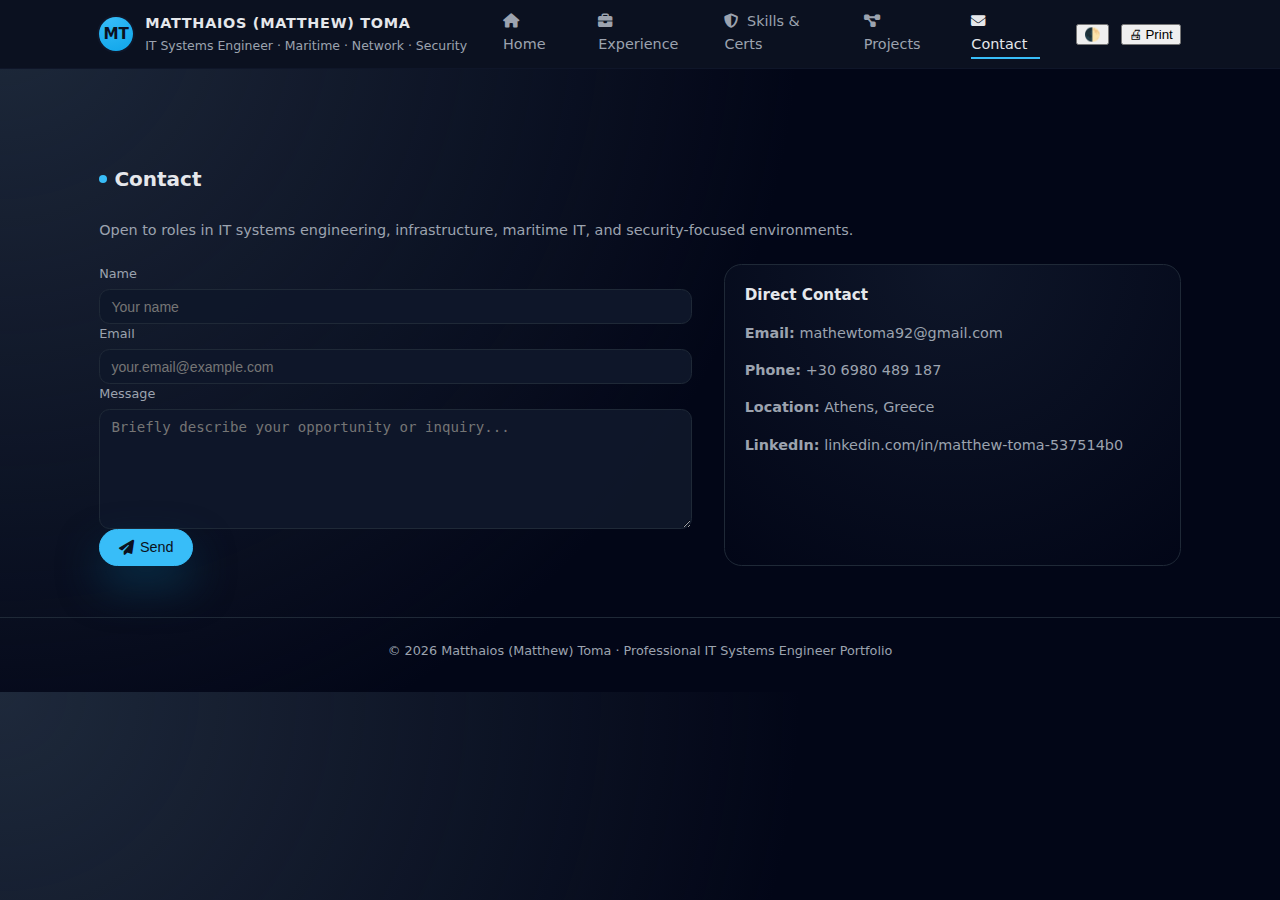
<file: contact.html>
<!DOCTYPE html>
<html lang="en">
<head>
<meta name="viewport" content="width=device-width, initial-scale=1.0">
<meta name="description" content="Professional portfolio website of Matthaios Toma. Experience, skills, certifications, and contact information.">
<meta name="keywords" content="Matthaios Toma, CV, Portfolio, IT, Networking, Security, Technician">
<meta name="author" content="Matthaios Toma">

  <meta charset="UTF-8" />
  <meta name="viewport" content="width=device-width, initial-scale=1.0" />
  <title>Matthaios (Matthew) Toma – IT Systems Engineer Portfolio</title>
  <link rel="stylesheet" href="style.css" />
  <link rel="stylesheet" href="https://cdnjs.cloudflare.com/ajax/libs/font-awesome/6.5.1/css/all.min.css">
  <link rel="stylesheet" href="print.css" media="print">
</head>
<body>
<header class="top-nav">
  <div class="nav-inner">
    <div class="nav-left">
      <div class="nav-logo-badge">MT</div>
      <div class="nav-identity">
        <div class="nav-name">Matthaios (Matthew) Toma</div>
        <div class="nav-role">IT Systems Engineer · Maritime · Network · Security</div>
      </div>
    </div>
    <nav class="nav-links">
      <a href="./index.html"><i class="fa-solid fa-house"></i> Home</a>
      <a href="./experience.html"><i class="fa-solid fa-briefcase"></i> Experience</a>
      <a href="./skills-certs.html"><i class="fa-solid fa-shield-halved"></i> Skills &amp; Certs</a>
      <a href="./projects.html"><i class="fa-solid fa-diagram-project"></i> Projects</a>
      <a href="./contact.html" class="active"><i class="fa-solid fa-envelope"></i> Contact</a>
    </nav>
    <div class="nav-actions">
      <button id="theme-toggle" class="no-print" aria-label="Toggle light and dark mode">🌓</button>
      <button class="print-btn no-print" onclick="window.print()" aria-label="Print this page">🖨 Print</button>
      <button class="hamburger no-print" aria-label="Toggle navigation menu">☰</button>
    </div>
  </div>
</header>
<main class="container">

<section  id="contact" class="fade-section fade-up">
  <h2 class="section-title"><span></span>Contact</h2>
  <p class="section-caption">Open to roles in IT systems engineering, infrastructure, maritime IT, and security-focused environments.</p>

  <div class="contact-layout">
    <div>
      <form name="contact" method="POST" data-netlify="true" netlify data-netlify-honeypot="bot-field">
  <input type="hidden" name="form-name" value="contact">
  <p class="hidden-field">
    <label>Don’t fill this out if you're human:
      <input name="bot-field">
    </label>
  </p>

  <div class="input-group">
    <label for="name">Name</label>
    <input id="name" name="name" type="text" required placeholder="Your name">
  </div>

  <div class="input-group">
    <label for="email">Email</label>
    <input id="email" name="email" type="email" required placeholder="your.email@example.com">
  </div>

  <div class="input-group">
    <label for="message">Message</label>
    <textarea id="message" name="message" required placeholder="Briefly describe your opportunity or inquiry..."></textarea>
  </div>

  <button type="submit" class="btn btn-primary">
    <i class="fa-solid fa-paper-plane"></i> Send
  </button>
</form>
    </div>

    <div class="card">
      <div class="card-title">Direct Contact</div>
      <div class="card-body">
        <p><strong>Email:</strong> <a href="mailto:mathewtoma92@gmail.com">mathewtoma92@gmail.com</a></p>
        <p><strong>Phone:</strong> +30 6980 489 187</p>
        <p><strong>Location:</strong> Athens, Greece</p>
        <p><strong>LinkedIn:</strong>
          <a href="https://www.linkedin.com/in/matthew-toma-537514b0" target="_blank">
            linkedin.com/in/matthew-toma-537514b0
          </a>
        </p>
      </div>
    </div>
  </div>
</section>

</main>
<footer>
  © <span id="year"></span> Matthaios (Matthew) Toma · Professional IT Systems Engineer Portfolio
</footer>
<script src="script.js"></script>

<script>
document.addEventListener("DOMContentLoaded", () => {
  const toggle = document.getElementById("theme-toggle");
  const body = document.body;

  if(toggle){
    toggle.addEventListener("click", () => {
      body.classList.toggle("light-theme");
      localStorage.setItem("theme",
        body.classList.contains("light-theme") ? "light" : "dark"
      );
    });
  }
  if(localStorage.getItem("theme") === "light"){
    body.classList.add("light-theme");
  }
});
</script>


<script>
document.addEventListener("DOMContentLoaded", () => {
  const burger = document.querySelector(".hamburger");
  const links = document.querySelector(".nav-links");

  if(burger){
    burger.addEventListener("click", () => {
      links.classList.toggle("show");
    });
  }
});
</script>

</body>
</html>
</file>
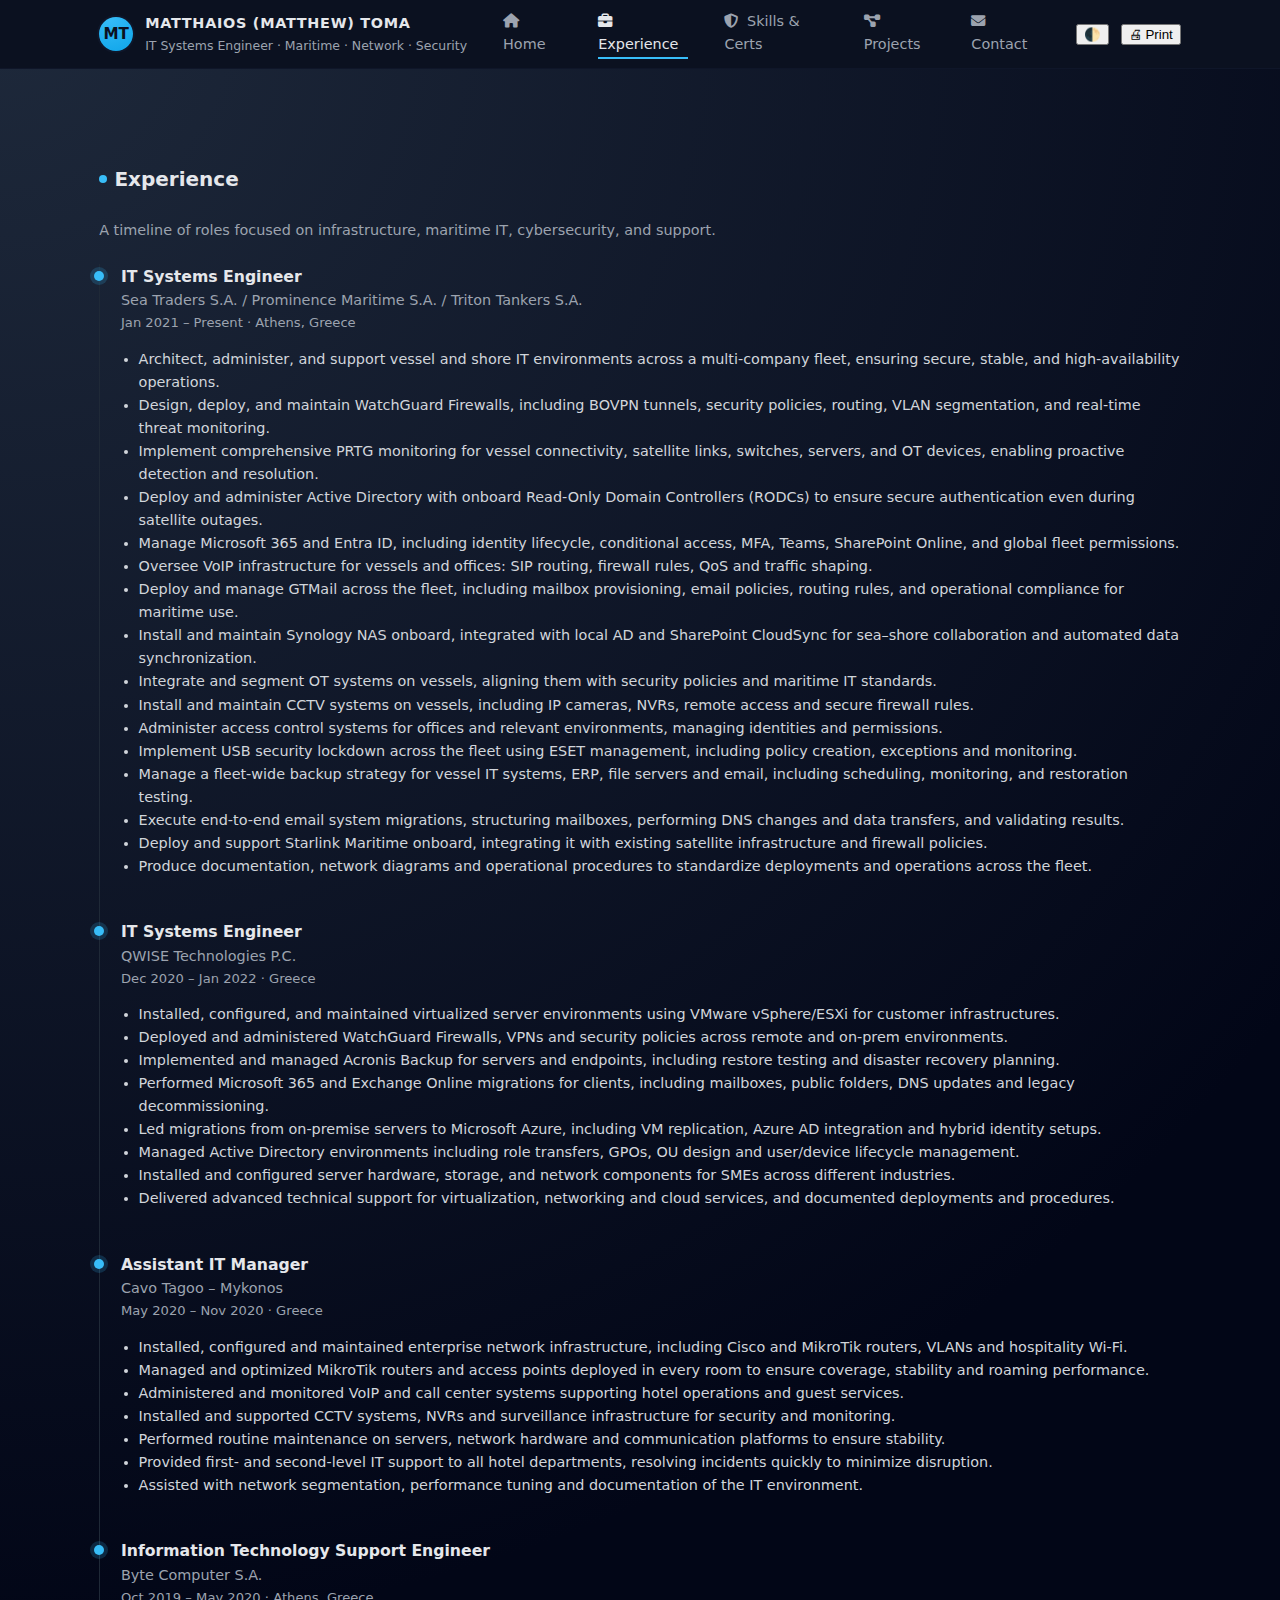
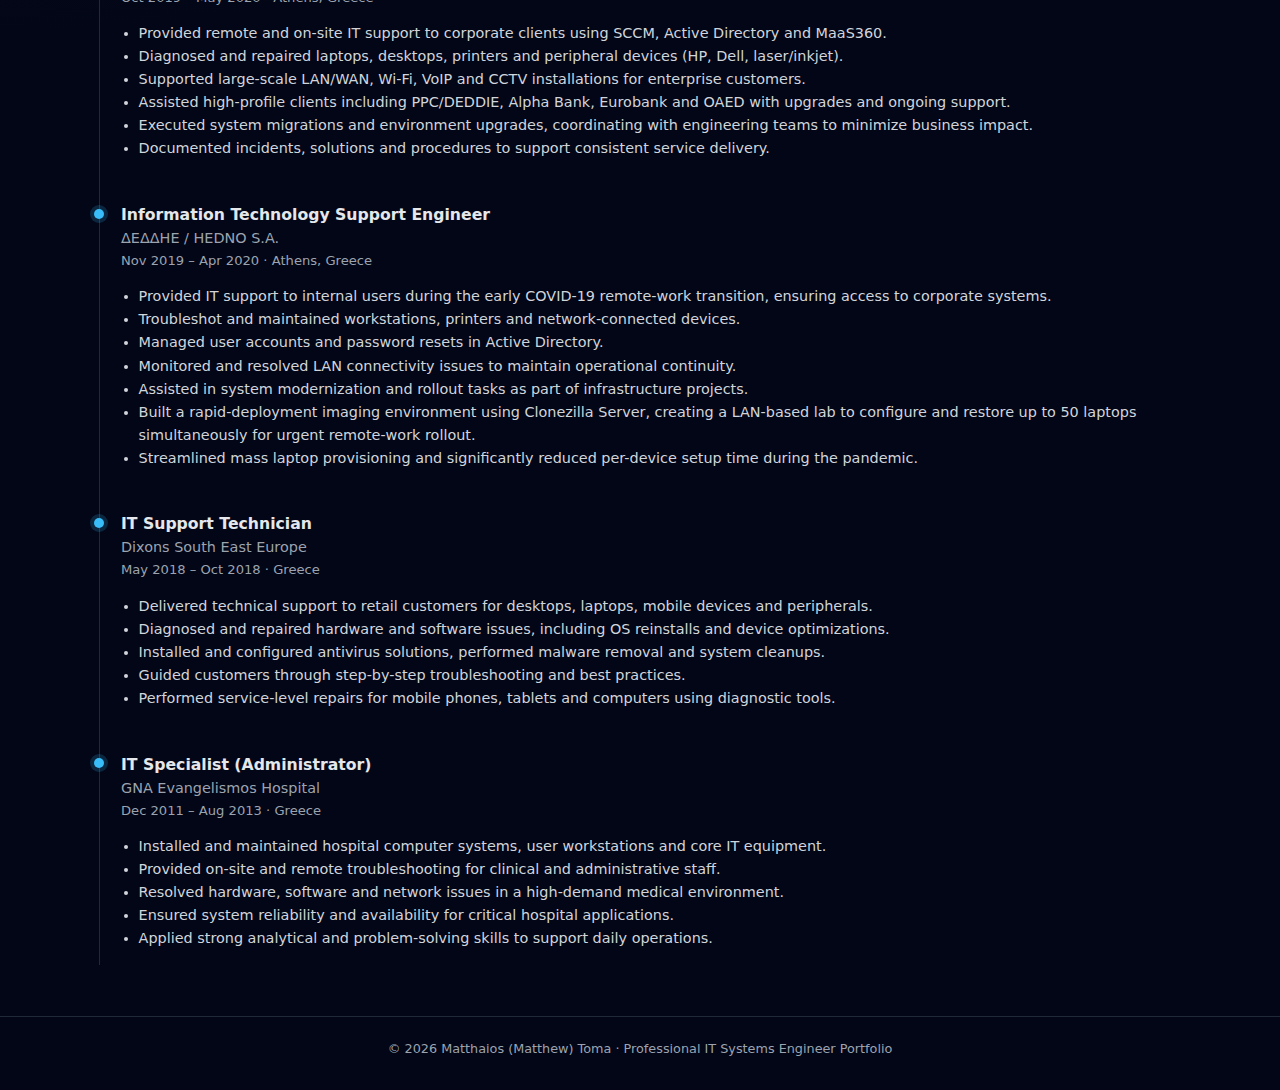
<file: experience.html>
<!DOCTYPE html>
<html lang="en">
<head>
<meta name="viewport" content="width=device-width, initial-scale=1.0">
<meta name="description" content="Professional portfolio website of Matthaios Toma. Experience, skills, certifications, and contact information.">
<meta name="keywords" content="Matthaios Toma, CV, Portfolio, IT, Networking, Security, Technician">
<meta name="author" content="Matthaios Toma">

  <meta charset="UTF-8" />
  <meta name="viewport" content="width=device-width, initial-scale=1.0" />
  <title>Matthaios (Matthew) Toma – IT Systems Engineer Portfolio</title>
  <link rel="stylesheet" href="style.css" />
  <link rel="stylesheet" href="https://cdnjs.cloudflare.com/ajax/libs/font-awesome/6.5.1/css/all.min.css">
  <link rel="stylesheet" href="print.css" media="print">
</head>
<body>
<header class="top-nav">
  <div class="nav-inner">
    <div class="nav-left">
      <div class="nav-logo-badge">MT</div>
      <div class="nav-identity">
        <div class="nav-name">Matthaios (Matthew) Toma</div>
        <div class="nav-role">IT Systems Engineer · Maritime · Network · Security</div>
      </div>
    </div>
    <nav class="nav-links">
      <a href="./index.html"><i class="fa-solid fa-house"></i> Home</a>
      <a href="./experience.html" class="active"><i class="fa-solid fa-briefcase"></i> Experience</a>
      <a href="./skills-certs.html"><i class="fa-solid fa-shield-halved"></i> Skills &amp; Certs</a>
      <a href="./projects.html"><i class="fa-solid fa-diagram-project"></i> Projects</a>
      <a href="./contact.html"><i class="fa-solid fa-envelope"></i> Contact</a>
    </nav>
    <div class="nav-actions">
      <button id="theme-toggle" class="no-print" aria-label="Toggle light and dark mode">🌓</button>
      <button class="print-btn no-print" onclick="window.print()" aria-label="Print this page">🖨 Print</button>
      <button class="hamburger no-print" aria-label="Toggle navigation menu">☰</button>
    </div>
  </div>
</header>
<main class="container">

<section  id="experience" class="fade-section fade-up">
  <h2 class="section-title"><span></span>Experience</h2>
  <p class="section-caption">A timeline of roles focused on infrastructure, maritime IT, cybersecurity, and support.</p>

  <div class="timeline">

    <div class="timeline-item">
      <div class="timeline-dot"></div>
      <div class="role">IT Systems Engineer</div>
      <div class="company">Sea Traders S.A. / Prominence Maritime S.A. / Triton Tankers S.A.</div>
      <div class="time-location">Jan 2021 – Present · Athens, Greece</div>
      <ul>
        <li>Architect, administer, and support vessel and shore IT environments across a multi-company fleet, ensuring secure, stable, and high-availability operations.</li>
        <li>Design, deploy, and maintain WatchGuard Firewalls, including BOVPN tunnels, security policies, routing, VLAN segmentation, and real-time threat monitoring.</li>
        <li>Implement comprehensive PRTG monitoring for vessel connectivity, satellite links, switches, servers, and OT devices, enabling proactive detection and resolution.</li>
        <li>Deploy and administer Active Directory with onboard Read-Only Domain Controllers (RODCs) to ensure secure authentication even during satellite outages.</li>
        <li>Manage Microsoft 365 and Entra ID, including identity lifecycle, conditional access, MFA, Teams, SharePoint Online, and global fleet permissions.</li>
        <li>Oversee VoIP infrastructure for vessels and offices: SIP routing, firewall rules, QoS and traffic shaping.</li>
        <li>Deploy and manage GTMail across the fleet, including mailbox provisioning, email policies, routing rules, and operational compliance for maritime use.</li>
        <li>Install and maintain Synology NAS onboard, integrated with local AD and SharePoint CloudSync for sea–shore collaboration and automated data synchronization.</li>
        <li>Integrate and segment OT systems on vessels, aligning them with security policies and maritime IT standards.</li>
        <li>Install and maintain CCTV systems on vessels, including IP cameras, NVRs, remote access and secure firewall rules.</li>
        <li>Administer access control systems for offices and relevant environments, managing identities and permissions.</li>
        <li>Implement USB security lockdown across the fleet using ESET management, including policy creation, exceptions and monitoring.</li>
        <li>Manage a fleet-wide backup strategy for vessel IT systems, ERP, file servers and email, including scheduling, monitoring, and restoration testing.</li>
        <li>Execute end-to-end email system migrations, structuring mailboxes, performing DNS changes and data transfers, and validating results.</li>
        <li>Deploy and support Starlink Maritime onboard, integrating it with existing satellite infrastructure and firewall policies.</li>
        <li>Produce documentation, network diagrams and operational procedures to standardize deployments and operations across the fleet.</li>
      </ul>
    </div>

    <div class="timeline-item">
      <div class="timeline-dot"></div>
      <div class="role">IT Systems Engineer</div>
      <div class="company">QWISE Technologies P.C.</div>
      <div class="time-location">Dec 2020 – Jan 2022 · Greece</div>
      <ul>
        <li>Installed, configured, and maintained virtualized server environments using VMware vSphere/ESXi for customer infrastructures.</li>
        <li>Deployed and administered WatchGuard Firewalls, VPNs and security policies across remote and on-prem environments.</li>
        <li>Implemented and managed Acronis Backup for servers and endpoints, including restore testing and disaster recovery planning.</li>
        <li>Performed Microsoft 365 and Exchange Online migrations for clients, including mailboxes, public folders, DNS updates and legacy decommissioning.</li>
        <li>Led migrations from on-premise servers to Microsoft Azure, including VM replication, Azure AD integration and hybrid identity setups.</li>
        <li>Managed Active Directory environments including role transfers, GPOs, OU design and user/device lifecycle management.</li>
        <li>Installed and configured server hardware, storage, and network components for SMEs across different industries.</li>
        <li>Delivered advanced technical support for virtualization, networking and cloud services, and documented deployments and procedures.</li>
      </ul>
    </div>

    <div class="timeline-item">
      <div class="timeline-dot"></div>
      <div class="role">Assistant IT Manager</div>
      <div class="company">Cavo Tagoo – Mykonos</div>
      <div class="time-location">May 2020 – Nov 2020 · Greece</div>
      <ul>
        <li>Installed, configured and maintained enterprise network infrastructure, including Cisco and MikroTik routers, VLANs and hospitality Wi-Fi.</li>
        <li>Managed and optimized MikroTik routers and access points deployed in every room to ensure coverage, stability and roaming performance.</li>
        <li>Administered and monitored VoIP and call center systems supporting hotel operations and guest services.</li>
        <li>Installed and supported CCTV systems, NVRs and surveillance infrastructure for security and monitoring.</li>
        <li>Performed routine maintenance on servers, network hardware and communication platforms to ensure stability.</li>
        <li>Provided first- and second-level IT support to all hotel departments, resolving incidents quickly to minimize disruption.</li>
        <li>Assisted with network segmentation, performance tuning and documentation of the IT environment.</li>
      </ul>
    </div>

    <div class="timeline-item">
      <div class="timeline-dot"></div>
      <div class="role">Information Technology Support Engineer</div>
      <div class="company">Byte Computer S.A.</div>
      <div class="time-location">Oct 2019 – May 2020 · Athens, Greece</div>
      <ul>
        <li>Provided remote and on-site IT support to corporate clients using SCCM, Active Directory and MaaS360.</li>
        <li>Diagnosed and repaired laptops, desktops, printers and peripheral devices (HP, Dell, laser/inkjet).</li>
        <li>Supported large-scale LAN/WAN, Wi-Fi, VoIP and CCTV installations for enterprise customers.</li>
        <li>Assisted high-profile clients including PPC/DEDDIE, Alpha Bank, Eurobank and OAED with upgrades and ongoing support.</li>
        <li>Executed system migrations and environment upgrades, coordinating with engineering teams to minimize business impact.</li>
        <li>Documented incidents, solutions and procedures to support consistent service delivery.</li>
      </ul>
    </div>

    <div class="timeline-item">
      <div class="timeline-dot"></div>
      <div class="role">Information Technology Support Engineer</div>
      <div class="company">ΔΕΔΔΗΕ / HEDNO S.A.</div>
      <div class="time-location">Nov 2019 – Apr 2020 · Athens, Greece</div>
      <ul>
        <li>Provided IT support to internal users during the early COVID-19 remote-work transition, ensuring access to corporate systems.</li>
        <li>Troubleshot and maintained workstations, printers and network-connected devices.</li>
        <li>Managed user accounts and password resets in Active Directory.</li>
        <li>Monitored and resolved LAN connectivity issues to maintain operational continuity.</li>
        <li>Assisted in system modernization and rollout tasks as part of infrastructure projects.</li>
        <li>Built a rapid-deployment imaging environment using Clonezilla Server, creating a LAN-based lab to configure and restore up to 50 laptops simultaneously for urgent remote-work rollout.</li>
        <li>Streamlined mass laptop provisioning and significantly reduced per-device setup time during the pandemic.</li>
      </ul>
    </div>

    <div class="timeline-item">
      <div class="timeline-dot"></div>
      <div class="role">IT Support Technician</div>
      <div class="company">Dixons South East Europe</div>
      <div class="time-location">May 2018 – Oct 2018 · Greece</div>
      <ul>
        <li>Delivered technical support to retail customers for desktops, laptops, mobile devices and peripherals.</li>
        <li>Diagnosed and repaired hardware and software issues, including OS reinstalls and device optimizations.</li>
        <li>Installed and configured antivirus solutions, performed malware removal and system cleanups.</li>
        <li>Guided customers through step-by-step troubleshooting and best practices.</li>
        <li>Performed service-level repairs for mobile phones, tablets and computers using diagnostic tools.</li>
      </ul>
    </div>

    <div class="timeline-item">
      <div class="timeline-dot"></div>
      <div class="role">IT Specialist (Administrator)</div>
      <div class="company">GNA Evangelismos Hospital</div>
      <div class="time-location">Dec 2011 – Aug 2013 · Greece</div>
      <ul>
        <li>Installed and maintained hospital computer systems, user workstations and core IT equipment.</li>
        <li>Provided on-site and remote troubleshooting for clinical and administrative staff.</li>
        <li>Resolved hardware, software and network issues in a high-demand medical environment.</li>
        <li>Ensured system reliability and availability for critical hospital applications.</li>
        <li>Applied strong analytical and problem-solving skills to support daily operations.</li>
      </ul>
    </div>

  </div>
</section>

</main>
<footer>
  © <span id="year"></span> Matthaios (Matthew) Toma · Professional IT Systems Engineer Portfolio
</footer>
<script src="script.js"></script>

<script>
document.addEventListener("DOMContentLoaded", () => {
  const toggle = document.getElementById("theme-toggle");
  const body = document.body;

  if(toggle){
    toggle.addEventListener("click", () => {
      body.classList.toggle("light-theme");
      localStorage.setItem("theme",
        body.classList.contains("light-theme") ? "light" : "dark"
      );
    });
  }
  if(localStorage.getItem("theme") === "light"){
    body.classList.add("light-theme");
  }
});
</script>


<script>
document.addEventListener("DOMContentLoaded", () => {
  const burger = document.querySelector(".hamburger");
  const links = document.querySelector(".nav-links");

  if(burger){
    burger.addEventListener("click", () => {
      links.classList.toggle("show");
    });
  }
});
</script>

</body>
</html>
</file>
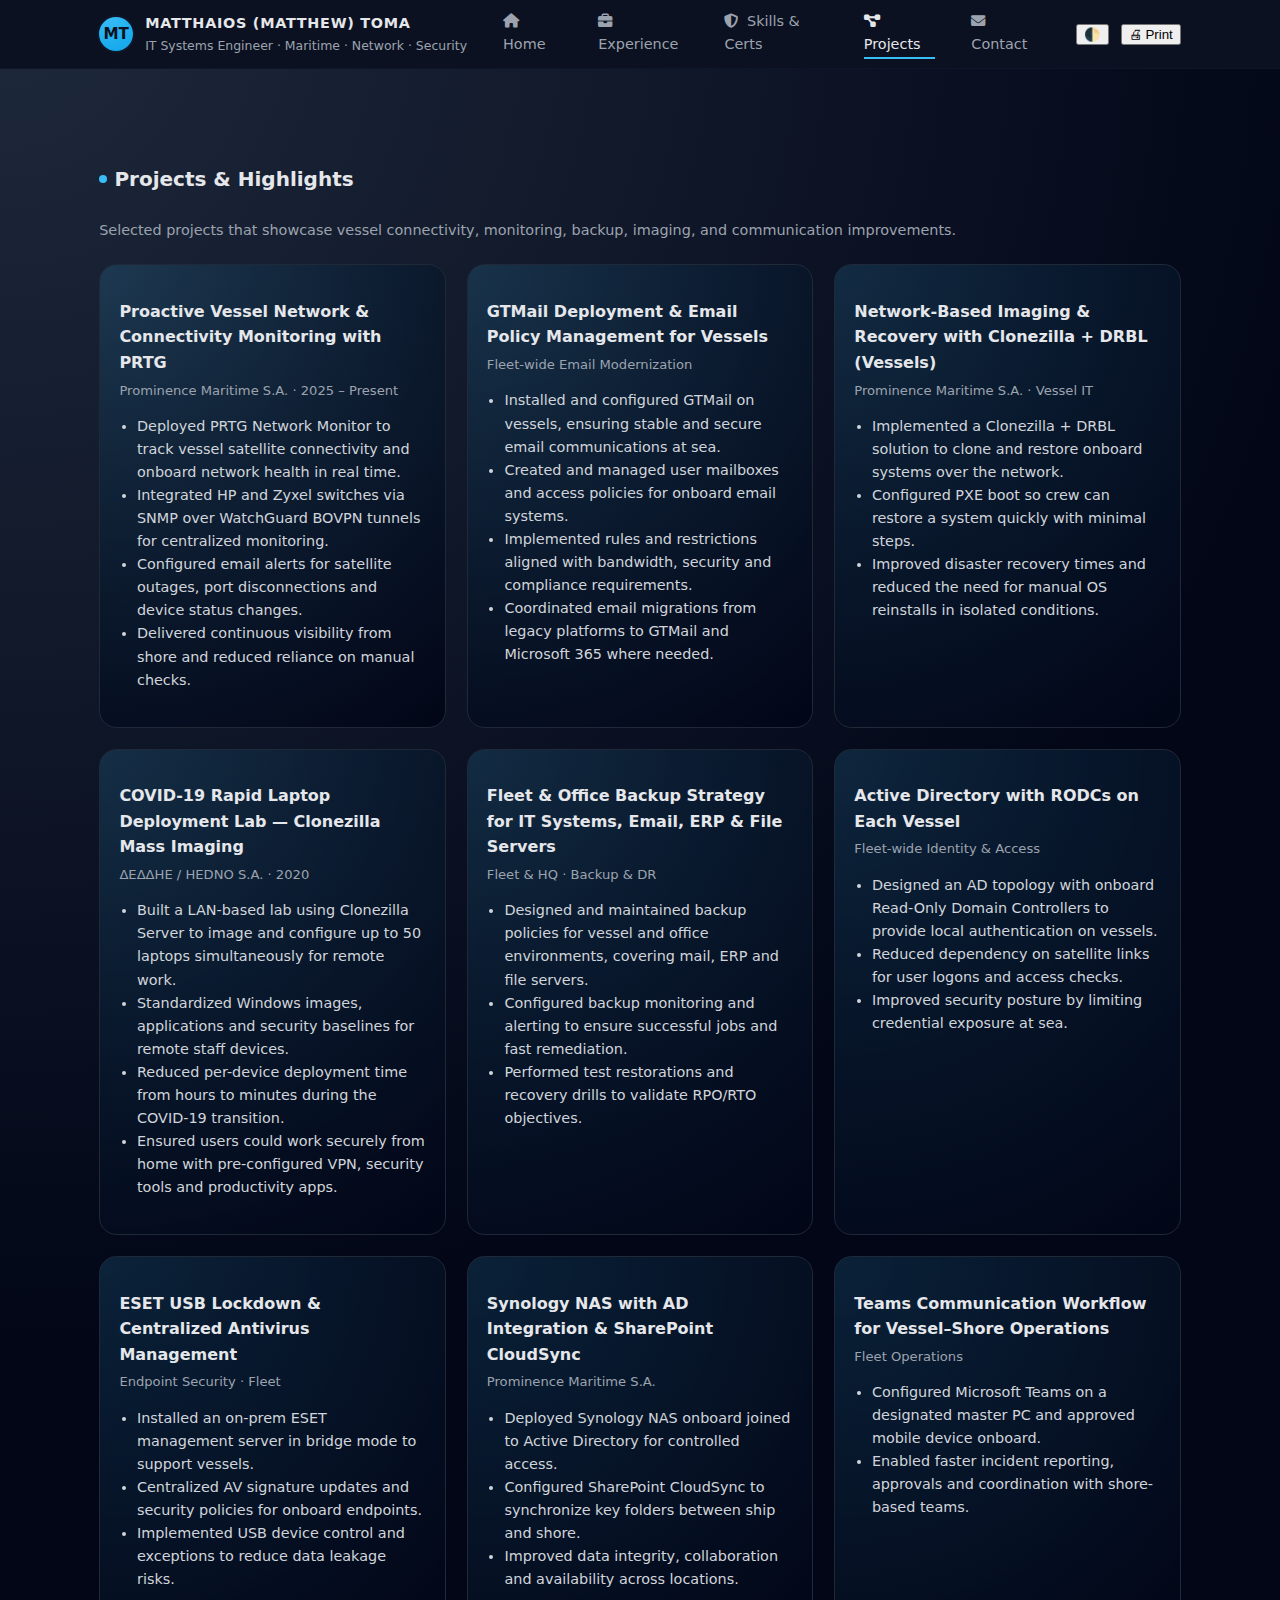
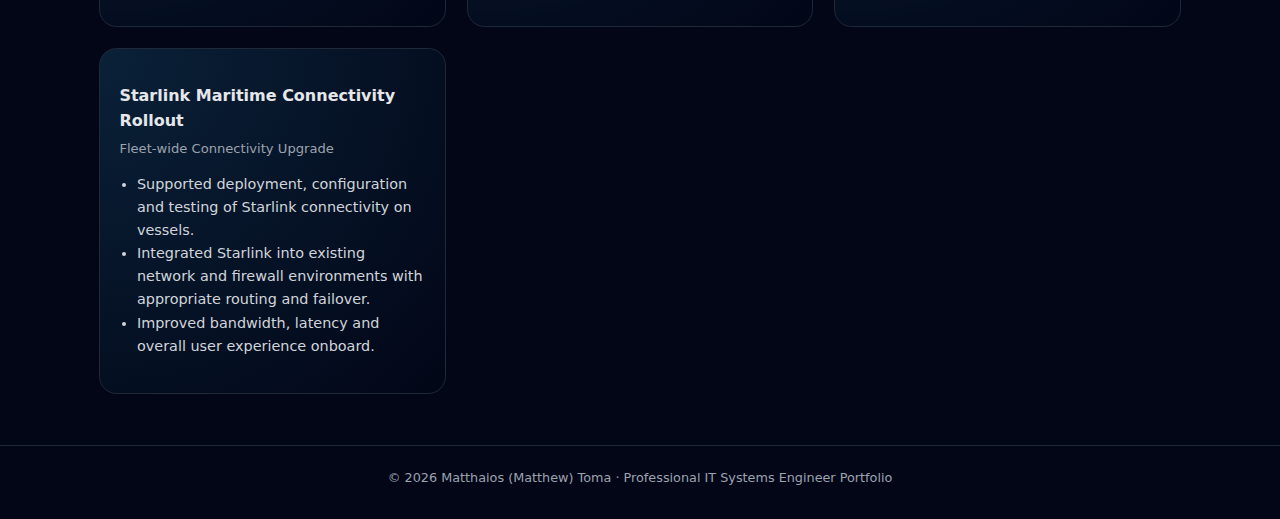
<file: projects.html>
<!DOCTYPE html>
<html lang="en">
<head>
<meta name="viewport" content="width=device-width, initial-scale=1.0">
<meta name="description" content="Professional portfolio website of Matthaios Toma. Experience, skills, certifications, and contact information.">
<meta name="keywords" content="Matthaios Toma, CV, Portfolio, IT, Networking, Security, Technician">
<meta name="author" content="Matthaios Toma">

  <meta charset="UTF-8" />
  <meta name="viewport" content="width=device-width, initial-scale=1.0" />
  <title>Matthaios (Matthew) Toma – IT Systems Engineer Portfolio</title>
  <link rel="stylesheet" href="style.css" />
  <link rel="stylesheet" href="https://cdnjs.cloudflare.com/ajax/libs/font-awesome/6.5.1/css/all.min.css">
  <link rel="stylesheet" href="print.css" media="print">
</head>
<body>
<header class="top-nav">
  <div class="nav-inner">
    <div class="nav-left">
      <div class="nav-logo-badge">MT</div>
      <div class="nav-identity">
        <div class="nav-name">Matthaios (Matthew) Toma</div>
        <div class="nav-role">IT Systems Engineer · Maritime · Network · Security</div>
      </div>
    </div>
    <nav class="nav-links">
      <a href="./index.html"><i class="fa-solid fa-house"></i> Home</a>
      <a href="./experience.html"><i class="fa-solid fa-briefcase"></i> Experience</a>
      <a href="./skills-certs.html"><i class="fa-solid fa-shield-halved"></i> Skills &amp; Certs</a>
      <a href="./projects.html" class="active"><i class="fa-solid fa-diagram-project"></i> Projects</a>
      <a href="./contact.html"><i class="fa-solid fa-envelope"></i> Contact</a>
    </nav>
    <div class="nav-actions">
      <button id="theme-toggle" class="no-print" aria-label="Toggle light and dark mode">🌓</button>
      <button class="print-btn no-print" onclick="window.print()" aria-label="Print this page">🖨 Print</button>
      <button class="hamburger no-print" aria-label="Toggle navigation menu">☰</button>
    </div>
  </div>
</header>
<main class="container">

<section  id="projects" class="fade-section fade-up">
  <h2 class="section-title"><span></span>Projects &amp; Highlights</h2>
  <p class="section-caption">
    Selected projects that showcase vessel connectivity, monitoring, backup, imaging, and communication improvements.
  </p>

  <div class="project-grid">

    <article class="project">
      <h3>Proactive Vessel Network &amp; Connectivity Monitoring with PRTG</h3>
      <div class="project-meta">Prominence Maritime S.A. · 2025 – Present</div>
      <ul>
        <li>Deployed PRTG Network Monitor to track vessel satellite connectivity and onboard network health in real time.</li>
        <li>Integrated HP and Zyxel switches via SNMP over WatchGuard BOVPN tunnels for centralized monitoring.</li>
        <li>Configured email alerts for satellite outages, port disconnections and device status changes.</li>
        <li>Delivered continuous visibility from shore and reduced reliance on manual checks.</li>
      </ul>
    </article>

    <article class="project">
      <h3>GTMail Deployment &amp; Email Policy Management for Vessels</h3>
      <div class="project-meta">Fleet-wide Email Modernization</div>
      <ul>
        <li>Installed and configured GTMail on vessels, ensuring stable and secure email communications at sea.</li>
        <li>Created and managed user mailboxes and access policies for onboard email systems.</li>
        <li>Implemented rules and restrictions aligned with bandwidth, security and compliance requirements.</li>
        <li>Coordinated email migrations from legacy platforms to GTMail and Microsoft 365 where needed.</li>
      </ul>
    </article>

    <article class="project">
      <h3>Network-Based Imaging &amp; Recovery with Clonezilla + DRBL (Vessels)</h3>
      <div class="project-meta">Prominence Maritime S.A. · Vessel IT</div>
      <ul>
        <li>Implemented a Clonezilla + DRBL solution to clone and restore onboard systems over the network.</li>
        <li>Configured PXE boot so crew can restore a system quickly with minimal steps.</li>
        <li>Improved disaster recovery times and reduced the need for manual OS reinstalls in isolated conditions.</li>
      </ul>
    </article>

    <article class="project">
      <h3>COVID-19 Rapid Laptop Deployment Lab — Clonezilla Mass Imaging</h3>
      <div class="project-meta">ΔΕΔΔΗΕ / HEDNO S.A. · 2020</div>
      <ul>
        <li>Built a LAN-based lab using Clonezilla Server to image and configure up to 50 laptops simultaneously for remote work.</li>
        <li>Standardized Windows images, applications and security baselines for remote staff devices.</li>
        <li>Reduced per-device deployment time from hours to minutes during the COVID-19 transition.</li>
        <li>Ensured users could work securely from home with pre-configured VPN, security tools and productivity apps.</li>
      </ul>
    </article>

    <article class="project">
      <h3>Fleet &amp; Office Backup Strategy for IT Systems, Email, ERP &amp; File Servers</h3>
      <div class="project-meta">Fleet &amp; HQ · Backup &amp; DR</div>
      <ul>
        <li>Designed and maintained backup policies for vessel and office environments, covering mail, ERP and file servers.</li>
        <li>Configured backup monitoring and alerting to ensure successful jobs and fast remediation.</li>
        <li>Performed test restorations and recovery drills to validate RPO/RTO objectives.</li>
      </ul>
    </article>

    <article class="project">
      <h3>Active Directory with RODCs on Each Vessel</h3>
      <div class="project-meta">Fleet-wide Identity &amp; Access</div>
      <ul>
        <li>Designed an AD topology with onboard Read-Only Domain Controllers to provide local authentication on vessels.</li>
        <li>Reduced dependency on satellite links for user logons and access checks.</li>
        <li>Improved security posture by limiting credential exposure at sea.</li>
      </ul>
    </article>

    <article class="project">
      <h3>ESET USB Lockdown &amp; Centralized Antivirus Management</h3>
      <div class="project-meta">Endpoint Security · Fleet</div>
      <ul>
        <li>Installed an on-prem ESET management server in bridge mode to support vessels.</li>
        <li>Centralized AV signature updates and security policies for onboard endpoints.</li>
        <li>Implemented USB device control and exceptions to reduce data leakage risks.</li>
      </ul>
    </article>

    <article class="project">
      <h3>Synology NAS with AD Integration &amp; SharePoint CloudSync</h3>
      <div class="project-meta">Prominence Maritime S.A.</div>
      <ul>
        <li>Deployed Synology NAS onboard joined to Active Directory for controlled access.</li>
        <li>Configured SharePoint CloudSync to synchronize key folders between ship and shore.</li>
        <li>Improved data integrity, collaboration and availability across locations.</li>
      </ul>
    </article>

    <article class="project">
      <h3>Teams Communication Workflow for Vessel–Shore Operations</h3>
      <div class="project-meta">Fleet Operations</div>
      <ul>
        <li>Configured Microsoft Teams on a designated master PC and approved mobile device onboard.</li>
        <li>Enabled faster incident reporting, approvals and coordination with shore-based teams.</li>
      </ul>
    </article>

    <article class="project">
      <h3>Starlink Maritime Connectivity Rollout</h3>
      <div class="project-meta">Fleet-wide Connectivity Upgrade</div>
      <ul>
        <li>Supported deployment, configuration and testing of Starlink connectivity on vessels.</li>
        <li>Integrated Starlink into existing network and firewall environments with appropriate routing and failover.</li>
        <li>Improved bandwidth, latency and overall user experience onboard.</li>
      </ul>
    </article>

  </div>
</section>

</main>
<footer>
  © <span id="year"></span> Matthaios (Matthew) Toma · Professional IT Systems Engineer Portfolio
</footer>
<script src="script.js"></script>

<script>
document.addEventListener("DOMContentLoaded", () => {
  const toggle = document.getElementById("theme-toggle");
  const body = document.body;

  if(toggle){
    toggle.addEventListener("click", () => {
      body.classList.toggle("light-theme");
      localStorage.setItem("theme",
        body.classList.contains("light-theme") ? "light" : "dark"
      );
    });
  }
  if(localStorage.getItem("theme") === "light"){
    body.classList.add("light-theme");
  }
});
</script>


<script>
document.addEventListener("DOMContentLoaded", () => {
  const burger = document.querySelector(".hamburger");
  const links = document.querySelector(".nav-links");

  if(burger){
    burger.addEventListener("click", () => {
      links.classList.toggle("show");
    });
  }
});
</script>

</body>
</html>
</file>
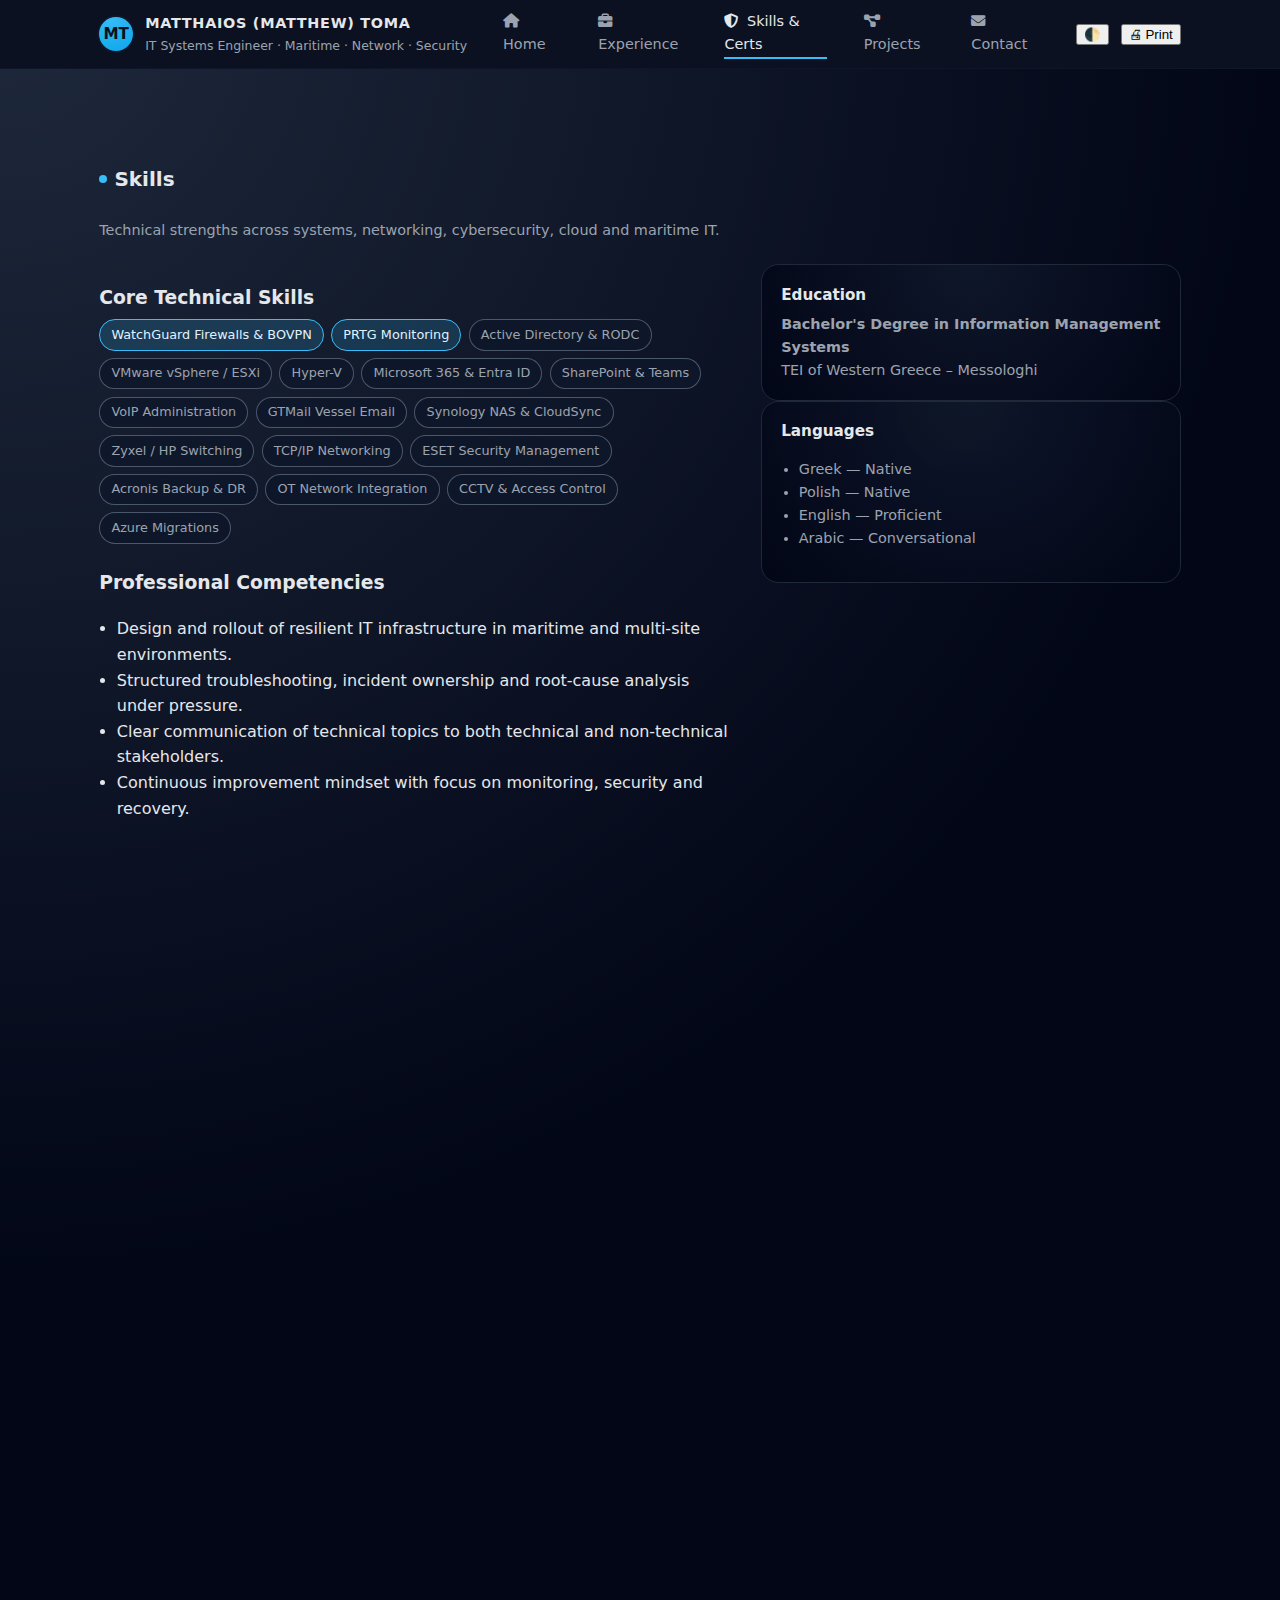
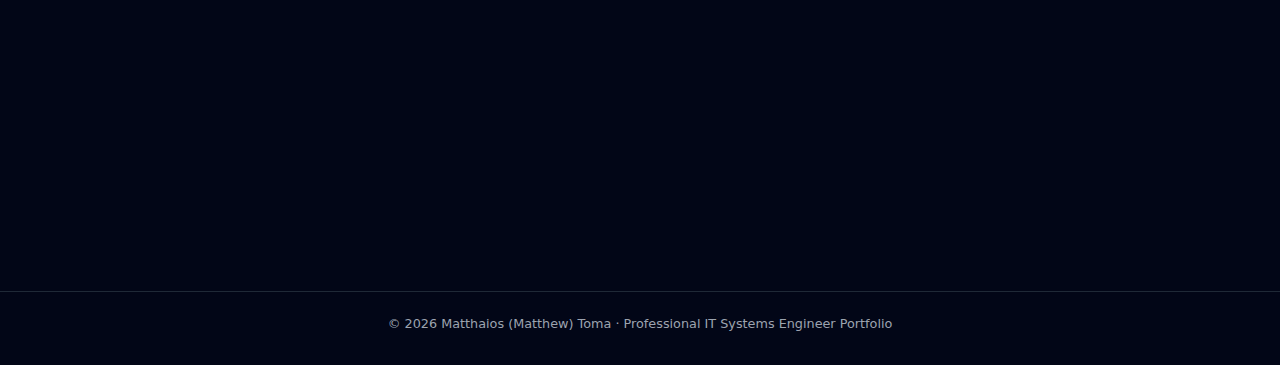
<file: skills-certs.html>
<!DOCTYPE html>
<html lang="en">
<head>
<meta name="viewport" content="width=device-width, initial-scale=1.0">
<meta name="description" content="Professional portfolio website of Matthaios Toma. Experience, skills, certifications, and contact information.">
<meta name="keywords" content="Matthaios Toma, CV, Portfolio, IT, Networking, Security, Technician">
<meta name="author" content="Matthaios Toma">

  <meta charset="UTF-8" />
  <meta name="viewport" content="width=device-width, initial-scale=1.0" />
  <title>Matthaios (Matthew) Toma – IT Systems Engineer Portfolio</title>
  <link rel="stylesheet" href="style.css" />
  <link rel="stylesheet" href="https://cdnjs.cloudflare.com/ajax/libs/font-awesome/6.5.1/css/all.min.css">
  <link rel="stylesheet" href="print.css" media="print">
</head>
<body>
<header class="top-nav">
  <div class="nav-inner">
    <div class="nav-left">
      <div class="nav-logo-badge">MT</div>
      <div class="nav-identity">
        <div class="nav-name">Matthaios (Matthew) Toma</div>
        <div class="nav-role">IT Systems Engineer · Maritime · Network · Security</div>
      </div>
    </div>
    <nav class="nav-links">
      <a href="./index.html"><i class="fa-solid fa-house"></i> Home</a>
      <a href="./experience.html"><i class="fa-solid fa-briefcase"></i> Experience</a>
      <a href="./skills-certs.html" class="active"><i class="fa-solid fa-shield-halved"></i> Skills &amp; Certs</a>
      <a href="./projects.html"><i class="fa-solid fa-diagram-project"></i> Projects</a>
      <a href="./contact.html"><i class="fa-solid fa-envelope"></i> Contact</a>
    </nav>
    <div class="nav-actions">
      <button id="theme-toggle" class="no-print" aria-label="Toggle light and dark mode">🌓</button>
      <button class="print-btn no-print" onclick="window.print()" aria-label="Print this page">🖨 Print</button>
      <button class="hamburger no-print" aria-label="Toggle navigation menu">☰</button>
    </div>
  </div>
</header>
<main class="container">

<section  id="skills" class="fade-section fade-up">
  <h2 class="section-title"><span></span>Skills</h2>
  <p class="section-caption">Technical strengths across systems, networking, cybersecurity, cloud and maritime IT.</p>

  <div class="grid-2">
    <div>
      <h3 style="margin-bottom:0.4rem;">Core Technical Skills</h3>
      <div class="pill-group">
        <span class="pill pill-strong">WatchGuard Firewalls &amp; BOVPN</span>
        <span class="pill pill-strong">PRTG Monitoring</span>
        <span class="pill">Active Directory &amp; RODC</span>
        <span class="pill">VMware vSphere / ESXi</span>
        <span class="pill">Hyper-V</span>
        <span class="pill">Microsoft 365 &amp; Entra ID</span>
        <span class="pill">SharePoint &amp; Teams</span>
        <span class="pill">VoIP Administration</span>
        <span class="pill">GTMail Vessel Email</span>
        <span class="pill">Synology NAS &amp; CloudSync</span>
        <span class="pill">Zyxel / HP Switching</span>
        <span class="pill">TCP/IP Networking</span>
        <span class="pill">ESET Security Management</span>
        <span class="pill">Acronis Backup &amp; DR</span>
        <span class="pill">OT Network Integration</span>
        <span class="pill">CCTV &amp; Access Control</span>
        <span class="pill">Azure Migrations</span>
      </div>

      <h3 style="margin-top:1.5rem;">Professional Competencies</h3>
      <ul style="list-style:disc; padding-left:1.1rem; margin-top:0.4rem;">
        <li>Design and rollout of resilient IT infrastructure in maritime and multi-site environments.</li>
        <li>Structured troubleshooting, incident ownership and root-cause analysis under pressure.</li>
        <li>Clear communication of technical topics to both technical and non-technical stakeholders.</li>
        <li>Continuous improvement mindset with focus on monitoring, security and recovery.</li>
      </ul>
    </div>

    <div>
      <div class="card">
        <div class="card-title">Education</div>
        <div class="card-body">
          <strong>Bachelor's Degree in Information Management Systems</strong><br>
          TEI of Western Greece – Messologhi
        </div>
      </div>

      <div class="card">
        <div class="card-title">Languages</div>
        <div class="card-body">
          <ul style="list-style:disc; padding-left:1.1rem;">
            <li>Greek — Native</li>
            <li>Polish — Native</li>
            <li>English — Proficient</li>
            <li>Arabic — Conversational</li>
          </ul>
        </div>
      </div>
    </div>
  </div>
</section>

<section  id="certifications" class="fade-section fade-up">
  <h2 class="section-title"><span></span>Certifications</h2>
  <p class="section-caption">Industry-recognized credentials in networking, security and backup.</p>

  <div class="card">
    <div class="card-title">ZCNA Nebula Zyxel</div>
    <div class="card-body">
      Zyxel Networks · Issued Jun 2025 · Expires Jun 2027<br>
      <strong>Credential ID:</strong> 6846c183d1bc4dab4a00d3d6
    </div>
  </div>

  <div class="card">
    <div class="card-title">ZCNA Zyxel Switch</div>
    <div class="card-body">
      Zyxel Networks · Issued Jun 2025 · Expires Jun 2027<br>
      <strong>Credential ID:</strong> 6846c40bedaac7b417013406<br>
      <strong>Skills:</strong> Network Switches · Computer Networking
    </div>
  </div>

  <div class="card">
    <div class="card-title">Certified ESET Managed Client Security Specialist</div>
    <div class="card-body">
      ESET · Issued Nov 2024<br>
      <strong>Credential ID:</strong> LP45232
    </div>
  </div>

  <div class="card">
    <div class="card-title">Certified ESET Managed Cloud Security Specialist</div>
    <div class="card-body">
      ESET · Issued Nov 2024<br>
      <strong>Credential ID:</strong> LP45231
    </div>
  </div>

  <div class="card">
    <div class="card-title">Acronis Cloud Tech Associate Backup</div>
    <div class="card-body">Acronis · Issued Jun 2021</div>
  </div>

  <div class="card">
    <div class="card-title">Acronis Tech Associate Backup</div>
    <div class="card-body">Acronis · Issued Jun 2021</div>
  </div>

  <div class="card">
    <div class="card-title">Acronis Tech Associate Protect</div>
    <div class="card-body">Acronis · Issued Jun 2021</div>
  </div>

  <div class="card">
    <div class="card-title">Acronis Tech Disaster Recovery</div>
    <div class="card-body">Acronis · Issued Jun 2021</div>
  </div>
</section>

</main>
<footer>
  © <span id="year"></span> Matthaios (Matthew) Toma · Professional IT Systems Engineer Portfolio
</footer>
<script src="script.js"></script>

<script>
document.addEventListener("DOMContentLoaded", () => {
  const toggle = document.getElementById("theme-toggle");
  const body = document.body;

  if(toggle){
    toggle.addEventListener("click", () => {
      body.classList.toggle("light-theme");
      localStorage.setItem("theme",
        body.classList.contains("light-theme") ? "light" : "dark"
      );
    });
  }
  if(localStorage.getItem("theme") === "light"){
    body.classList.add("light-theme");
  }
});
</script>


<script>
document.addEventListener("DOMContentLoaded", () => {
  const burger = document.querySelector(".hamburger");
  const links = document.querySelector(".nav-links");

  if(burger){
    burger.addEventListener("click", () => {
      links.classList.toggle("show");
    });
  }
});
</script>

</body>
</html>
</file>
<file: style.css>
:root {
  --bg-gradient: radial-gradient(circle at top left, #1e293b 0%, transparent 55%),
    radial-gradient(circle at bottom right, #020617 0%, #020617 65%);
  --bg: #020617;
  --bg-soft: #0b1120;
  --card: #020617;
  --card-soft: #0f172a;
  --accent: #38bdf8;
  --accent-strong: #0ea5e9;
  --accent-soft: rgba(56,189,248,0.18);
  --text: #e5e7eb;
  --muted: #9ca3af;
  --border: #1f2937;
  --danger: #f97373;
  --radius-lg: 1.1rem;
  --shadow-soft: 0 22px 40px rgba(15,23,42,0.85);
  --transition-fast: 0.2s ease-out;
}

body.light-theme {
  --bg: #f7f7f7;
  --bg-soft: #e5e7eb;
  --card: #ffffff;
  --card-soft: #e5e7eb;
  --accent: #0077dd;
  --accent-strong: #1d4ed8;
  --accent-soft: rgba(37,99,235,0.12);
  --text: #111827;
  --muted: #4b5563;
  --border: #d1d5db;
  --shadow-soft: 0 18px 30px rgba(15,23,42,0.18);
  --danger: #b91c1c;
  --bg-gradient: radial-gradient(circle at top, #e5e7eb 0%, #f9fafb 50%);
}


*,
*::before,
*::after {
  box-sizing: border-box;
}

html {
  scroll-behavior: smooth;
}

body {
  margin: 0;
  font-family: system-ui, -apple-system, BlinkMacSystemFont, "Segoe UI", sans-serif;
  background: var(--bg-gradient);
  color: var(--text);
  line-height: 1.6;
}

a {
  color: inherit;
  text-decoration: none;
}

/* Layout */
.container {
  max-width: 1120px;
  margin: 0 auto;
  padding: 1.8rem 1.2rem 3.2rem;
}

/* Top Navigation */
.top-nav {
  position: sticky;
  top: 0;
  z-index: 40;
  background: var(--bg-soft);
  backdrop-filter: blur(18px);
  border-bottom: 1px solid rgba(15,23,42,0.9);
  transition: background var(--transition-fast), box-shadow var(--transition-fast), border-color var(--transition-fast);
}

.top-nav.scrolled {
  background: var(--bg);
  box-shadow: 0 14px 40px rgba(15,23,42,0.9);
  border-color: var(--border);
}

.nav-inner {
  max-width: 1120px;
  margin: 0 auto;
  padding: 0.6rem 1.2rem;
  display: grid;
  grid-template-columns: auto 1fr auto;
  align-items: center;
  column-gap: 1.75rem;
}


.nav-left {
  display: flex;
  align-items: center;
  gap: 0.75rem;
}

.nav-logo-badge {
  width: 34px;
  height: 34px;
  border-radius: 999px;
  background: radial-gradient(circle at 30% 0, #38bdf8, #0ea5e9);
  display: grid;
  place-items: center;
  color: #0b1120;
  font-weight: 700;
  font-size: 0.95rem;
  box-shadow: 0 0 0 2px rgba(15,23,42,1);
}

.nav-identity {
  display: flex;
  flex-direction: column;
  gap: 0.08rem;
}

.nav-name {
  font-size: 0.9rem;
  font-weight: 600;
  letter-spacing: 0.05em;
  text-transform: uppercase;
}

.nav-role {
  font-size: 0.78rem;
  color: var(--muted);
}

.nav-links {
  display: flex;
  align-items: center;
  justify-content: center;
  gap: 1.3rem;
  font-size: 0.9rem;
}


.nav-links a {
  position: relative;
  color: var(--muted);
  padding-bottom: 0.2rem;
}

.nav-links a i {
  margin-right: 0.25rem;
  font-size: 0.9rem;
}

.nav-links a::after {
  content: "";
  position: absolute;
  left: 0;
  bottom: 0;
  height: 2px;
  width: 0;
  background: var(--accent);
  transition: width var(--transition-fast);
}

.nav-links a:hover {
  color: var(--text);
}

.nav-links a:hover::after,
.nav-links a.active::after {
  width: 100%;
}

.nav-links a.active {
  color: var(--text);
}

.nav-cta {
  padding: 0.4rem 0.95rem;
  border-radius: 999px;
  border: 1px solid rgba(56,189,248,0.9);
  color: var(--accent);
  font-size: 0.82rem;
  font-weight: 500;
  display: inline-flex;
  align-items: center;
  gap: 0.35rem;
  background: rgba(15,23,42,0.95);
  box-shadow: 0 10px 26px rgba(15,23,42,0.9);
}

.nav-cta i {
  font-size: 0.9rem;
}

.nav-cta:hover {
  background: var(--accent-soft);
}

/* Hero */
.hero {
  display: grid;
  grid-template-columns: minmax(0, 1.8fr) minmax(0, 1.05fr);
  gap: 2.4rem;
  margin-top: 2.5rem;
  align-items: center;
}

.hero-subtitle {
  display: inline-flex;
  align-items: center;
  gap: 0.55rem;
  font-size: 0.88rem;
  color: var(--accent);
  text-transform: uppercase;
  letter-spacing: 0.16em;
  margin-bottom: 0.7rem;
}

.hero-subtitle i {
  font-size: 0.9rem;
}

.hero-title {
  font-size: clamp(2.1rem, 3vw, 2.7rem);
  font-weight: 650;
  margin-bottom: 0.4rem;
}

.hero-summary {
  margin-top: 0.8rem;
  font-size: 0.98rem;
  color: var(--muted);
  max-width: 640px;
}

.hero-meta {
  display: flex;
  flex-wrap: wrap;
  gap: 0.65rem;
  margin-top: 1.4rem;
}

.meta-pill {
  display: inline-flex;
  align-items: center;
  gap: 0.35rem;
  padding: 0.26rem 0.75rem;
  border-radius: 999px;
  border: 1px solid rgba(148,163,184,0.45);
  background: rgba(15,23,42,0.9);
  font-size: 0.8rem;
  color: var(--muted);
}

.meta-pill-dot {
  width: 7px;
  height: 7px;
  border-radius: 999px;
  background: var(--accent);
}

/* Buttons */
.btn-row {
  margin-top: 1.6rem;
  display: flex;
  flex-wrap: wrap;
  gap: 0.75rem;
}

.btn {
  display: inline-flex;
  align-items: center;
  gap: 0.4rem;
  padding: 0.6rem 1.15rem;
  border-radius: 999px;
  border: 1px solid transparent;
  font-size: 0.9rem;
  font-weight: 500;
  cursor: pointer;
  transition:
    transform var(--transition-fast),
    box-shadow var(--transition-fast),
    background var(--transition-fast),
    border-color var(--transition-fast),
    color var(--transition-fast);
}

.btn i {
  font-size: 0.95rem;
}

.btn-primary {
  background: var(--accent);
  color: #0b1120;
  border-color: var(--accent);
  box-shadow: 0 20px 40px rgba(8,47,73,0.95);
}

.btn-primary:hover {
  transform: translateY(-1px);
  box-shadow: 0 22px 50px rgba(8,47,73,1);
}

.btn-outline {
  background: rgba(15,23,42,0.95);
  border-color: var(--border);
  color: var(--muted);
}

.btn-outline:hover {
  border-color: var(--accent);
  color: var(--accent);
  background: rgba(15,23,42,1);
}

/* Hero Photo */
.hero-photo-wrap {
  display: flex;
  justify-content: flex-end;
}

.hero-photo-card {
  background:
    radial-gradient(circle at 0 0, rgba(56,189,248,0.35), transparent 50%),
    radial-gradient(circle at 100% 0, rgba(37,99,235,0.35), transparent 55%),
    #020617;
  border-radius: 1.4rem;
  padding: 0.9rem;
  border: 1px solid rgba(148,163,184,0.45);
  box-shadow: var(--shadow-soft);
  max-width: 290px;
  width: 100%;
  animation: floatUp 0.9s ease-out both;
}

.hero-photo-inner {
  border-radius: 1.1rem;
  overflow: hidden;
  background: #020617;
  border: 1px solid rgba(15,23,42,0.95);
  aspect-ratio: 3 / 4;
}

.hero-photo-inner img {
  width: 100%;
  height: 100%;
  object-fit: cover;
  display: block;
}

.hero-tags {
  margin-top: 0.8rem;
  display: flex;
  flex-wrap: wrap;
  gap: 0.45rem;
  font-size: 0.78rem;
  color: var(--muted);
}

.hero-tags span {
  padding: 0.2rem 0.6rem;
  border-radius: 999px;
  border: 1px solid rgba(148,163,184,0.45);
  background: rgba(15,23,42,0.9);
}

/* Sections */
section {
  margin-top: 3rem;
}

.section-title {
  font-size: 1.25rem;
  font-weight: 600;
  margin-bottom: 0.6rem;
  display: inline-flex;
  align-items: center;
  gap: 0.45rem;
}

.section-title span {
  width: 8px;
  height: 8px;
  border-radius: 999px;
  background: var(--accent);
}

.section-caption {
  font-size: 0.9rem;
  color: var(--muted);
  margin-bottom: 1.4rem;
}

.grid-2 {
  display: grid;
  grid-template-columns: minmax(0,1.5fr) minmax(0,1fr);
  gap: 2rem;
}

/* Cards */
.card {
  border-radius: var(--radius-lg);
  border: 1px solid var(--border);
  background: radial-gradient(circle at top, rgba(15,23,42,0.95), #020617);
  padding: 1.1rem 1.2rem;
}

.card-title {
  font-size: 0.95rem;
  font-weight: 600;
  margin-bottom: 0.35rem;
}

.card-body {
  font-size: 0.9rem;
  color: var(--muted);
}

/* Timeline */
.timeline {
  border-left: 1px solid var(--border);
  padding-left: 1.3rem;
  display: grid;
  gap: 1.7rem;
}

.timeline-item {
  position: relative;
}

.timeline-dot {
  position: absolute;
  left: -1.7rem;
  top: 0.42rem;
  width: 10px;
  height: 10px;
  border-radius: 999px;
  background: var(--accent);
  box-shadow: 0 0 0 4px var(--accent-soft);
}

.role {
  font-weight: 600;
  font-size: 0.98rem;
}

.company {
  font-size: 0.9rem;
  color: var(--muted);
}

.time-location {
  font-size: 0.82rem;
  color: var(--muted);
  margin-bottom: 0.5rem;
}

.timeline ul {
  list-style: disc;
  padding-left: 1.1rem;
  font-size: 0.9rem;
  color: #d1d5db;
}

/* Pills */
.pill-group {
  display: flex;
  flex-wrap: wrap;
  gap: 0.45rem;
  margin-top: 0.4rem;
}

.pill {
  font-size: 0.8rem;
  padding: 0.28rem 0.7rem;
  border-radius: 999px;
  border: 1px solid rgba(148,163,184,0.45);
  color: var(--muted);
  background: rgba(15,23,42,0.95);
}

.pill-strong {
  border-color: var(--accent);
  background: var(--accent-soft);
  color: #e0f2fe;
}

/* Projects */
.project-grid {
  display: grid;
  grid-template-columns: repeat(auto-fit, minmax(260px, 1fr));
  gap: 1.3rem;
}

.project {
  border-radius: var(--radius-lg);
  border: 1px solid var(--border);
  background: radial-gradient(circle at top left, rgba(56,189,248,0.15), #020617);
  padding: 1.1rem 1.2rem 1.3rem;
  transition:
    transform var(--transition-fast),
    box-shadow var(--transition-fast),
    border-color var(--transition-fast);
}

.project:hover {
  transform: translateY(-2px);
  border-color: var(--accent);
  box-shadow: 0 18px 34px rgba(8,47,73,0.9);
}

.project h3 {
  font-size: 1rem;
  font-weight: 560;
  margin-bottom: 0.25rem;
}

.project-meta {
  font-size: 0.82rem;
  color: var(--muted);
  margin-bottom: 0.55rem;
}

.project ul {
  list-style: disc;
  padding-left: 1.1rem;
  font-size: 0.9rem;
  color: #d1d5db;
}

/* Contact */
.contact-layout {
  display: grid;
  grid-template-columns: minmax(0,1.3fr) minmax(0,1fr);
  gap: 2rem;
}

.contact-form {
  display: grid;
  gap: 0.8rem;
}

.input-group {
  display: flex;
  flex-direction: column;
  gap: 0.25rem;
}

label {
  font-size: 0.8rem;
  color: var(--muted);
}

input,
textarea {
  background: rgba(15,23,42,0.96);
  border-radius: 0.65rem;
  border: 1px solid var(--border);
  padding: 0.55rem 0.7rem;
  font-size: 0.88rem;
  color: var(--text);
  outline: none;
}

input:focus,
textarea:focus {
  border-color: var(--accent);
  box-shadow: 0 0 0 1px rgba(56,189,248,0.55);
}

textarea {
  min-height: 120px;
  resize: vertical;
}

/* Footer */
footer {
  border-top: 1px solid var(--border);
  padding: 1.4rem 1.2rem 1.9rem;
  text-align: center;
  font-size: 0.8rem;
  color: var(--muted);
}

/* Animations */
.fade-section {
  opacity: 0;
  transform: translateY(8px);
  transition: opacity 0.5s ease-out, transform 0.5s ease-out;
}

.fade-section.visible {
  opacity: 1;
  transform: translateY(0);
}

@keyframes floatUp {
  from {
    opacity: 0;
    transform: translateY(16px) scale(0.98);
  }
  to {
    opacity: 1;
    transform: translateY(0) scale(1);
  }
}

/* Responsive */
@media (max-width: 900px) {
  .hero {
    grid-template-columns: minmax(0,1fr);
  }
  .hero-photo-wrap {
    justify-content: flex-start;
  }
  .grid-2,
  .contact-layout {
    grid-template-columns: minmax(0,1fr);
  }
  .nav-links {
    display: none;
  }
}


/* Navbar shadow enhancement */
/* Fade-up animation */
.fade-up {
  opacity: 0;
  transform: translateY(20px);
  transition: opacity .8s ease-out, transform .8s ease-out;
}
.fade-up.visible {
  opacity: 1;
  transform: translateY(0);
}


.project-card {
  transition: transform .3s ease, box-shadow .3s ease;
}
.project-card:hover {
  transform: scale(1.03);
  box-shadow: 0 6px 18px rgba(0,0,0,0.25);
}

/* Themed Print Button in Navbar */
nav .print-btn {
  background: var(--accent);
  color: var(--text);
  border: none;
  padding: 8px 14px;
  margin-left: 12px;
  border-radius: 6px;
  font-weight: 600;
  transition: background 0.3s ease, transform 0.2s ease;
}
nav .print-btn:hover {
  background: var(--accent-strong);
  transform: translateY(-2px);
}
nav .print-btn:active {
  transform: translateY(0);
}


/* --- Mobile Optimization --- */
@media (max-width: 768px) {
  body { padding: 0; margin: 0; }
  nav { flex-wrap: wrap; padding: 10px; }
  nav .print-btn { padding: 6px 10px; margin-top: 8px; }
  section { padding: 20px 15px; }
  .card, .project-card { margin: 15px 0; }
  h1, h2 { font-size: 1.6rem; }
  p { font-size: 1rem; }
  form input, form textarea { width: 100%; font-size: 1rem; }
}


/* --- Responsive Hamburger Navigation --- */
.nav-links a {
  margin: 0 8px;
}

.nav-actions {
  display: flex;
  align-items: center;
  justify-content: flex-end;
  gap: 0.75rem;
}


.hamburger {
  font-size: 22px;
  background: none;
  border: none;
  cursor: pointer;
  display: none;
}

/* Mobile layout */
@media (max-width: 768px) {
  .nav-links {
    display: none;
    flex-direction: column;
    padding: 15px;
    background: var(--card-soft);
    position: absolute;
    top: 60px;
    left: 0;
    width: 100%;
  }
  .nav-links.show {
    display: flex;
  }
  .hamburger {
    display: block;
  }
}


/* --- Light theme refinements (soft-light mode) --- */
body.light-theme {
  background: #f3f4f6;
}

body.light-theme .top-nav {
  background: var(--bg-soft);
  border-bottom-color: rgba(209,213,219,0.9);
  box-shadow: 0 10px 24px rgba(15,23,42,0.10);
}

body.light-theme .top-nav.scrolled {
  background: var(--bg);
  box-shadow: 0 16px 36px rgba(15,23,42,0.16);
  border-color: var(--border);
}

body.light-theme .card {
  background: #ffffff;
  border-color: #e5e7eb;
  box-shadow: 0 18px 30px rgba(15,23,42,0.10);
}

body.light-theme section {
  background: transparent;
}

body.light-theme .hero-tags span {
  background: #e5e7eb;
  border-color: #d1d5db;
  color: #111827;
}


/* Honeypot field (visually hidden but accessible to bots) */
.hidden-field {
  position: absolute;
  left: -9999px;
  width: 1px;
  height: 1px;
  overflow: hidden;
}

.experience-details p, .experience-details li { color: var(--muted); }

/* Subtle global transitions for theme + UI */
body, nav, .card, .project-card, .pill, .btn, .btn-primary, .btn-outline, .print-btn, .nav-links a, .hero, .section-card {
  transition:
    background-color 0.25s ease,
    color 0.25s ease,
    border-color 0.25s ease,
    box-shadow 0.25s ease;
}

/* Section spacing refinement */
section {
  margin-top: 3rem;
}

@media (max-width: 768px) {
  section {
    margin-top: 2.2rem;
  }
}

/* Light-theme nav refinement */
body.light-theme .top-nav {
  box-shadow: 0 10px 26px rgba(148,163,184,0.35);
  border-color: var(--border);
}

/* Pill adjustments for light theme */
body.light-theme .pill {
  background: #eef2ff;
  border-color: rgba(148,163,184,0.7);
}

body.light-theme .experience-details p,
body.light-theme .experience-details li {
    color: #475569 !important; /* slate-600 */
}

body.light-theme .pill {
    background: #e2e8f0 !important; /* light gray */
    color: #1e293b !important; /* slate-800 */
}

body.light-theme .experience-details,
body.light-theme .experience-details *,
body.light-theme .timeline-item p,
body.light-theme .timeline-item li {
    color: #1e293b !important; /* slate-800 */
}

/* --- MOBILE EXPERIENCE FIX (Visibility) --- */
@media (max-width: 768px) {
  .timeline-item,
  .experience-details {
      background: var(--card) !important;
      padding: 1rem;
      border-radius: 12px;
  }

  body.light-theme .experience-details,
  body.light-theme .experience-details *,
  body.dark-theme .experience-details,
  body.dark-theme .experience-details * {
      color: var(--text) !important;
  }

  .timeline-line {
      background: var(--text) !important;
      opacity: 0.3;
  }
}

/* --- MOBILE FIX v8: Disable all fade opacity on mobile --- */
@media (max-width: 768px) {
  .fade-section, .fade-up, .timeline-item {
      opacity: 1 !important;
      transform: none !important;
  }
}
</file>
<file: print.css>
/* Print-friendly CV/page layout */
@page {
  margin: 15mm;
}

body {
  background: white !important;
  color: black !important;
  font-size: 12pt;
}

nav, footer, .no-print, .animated, .hero-image {
  display: none !important;
}

section {
  page-break-inside: avoid;
  margin-bottom: 12mm;
}
</file>
